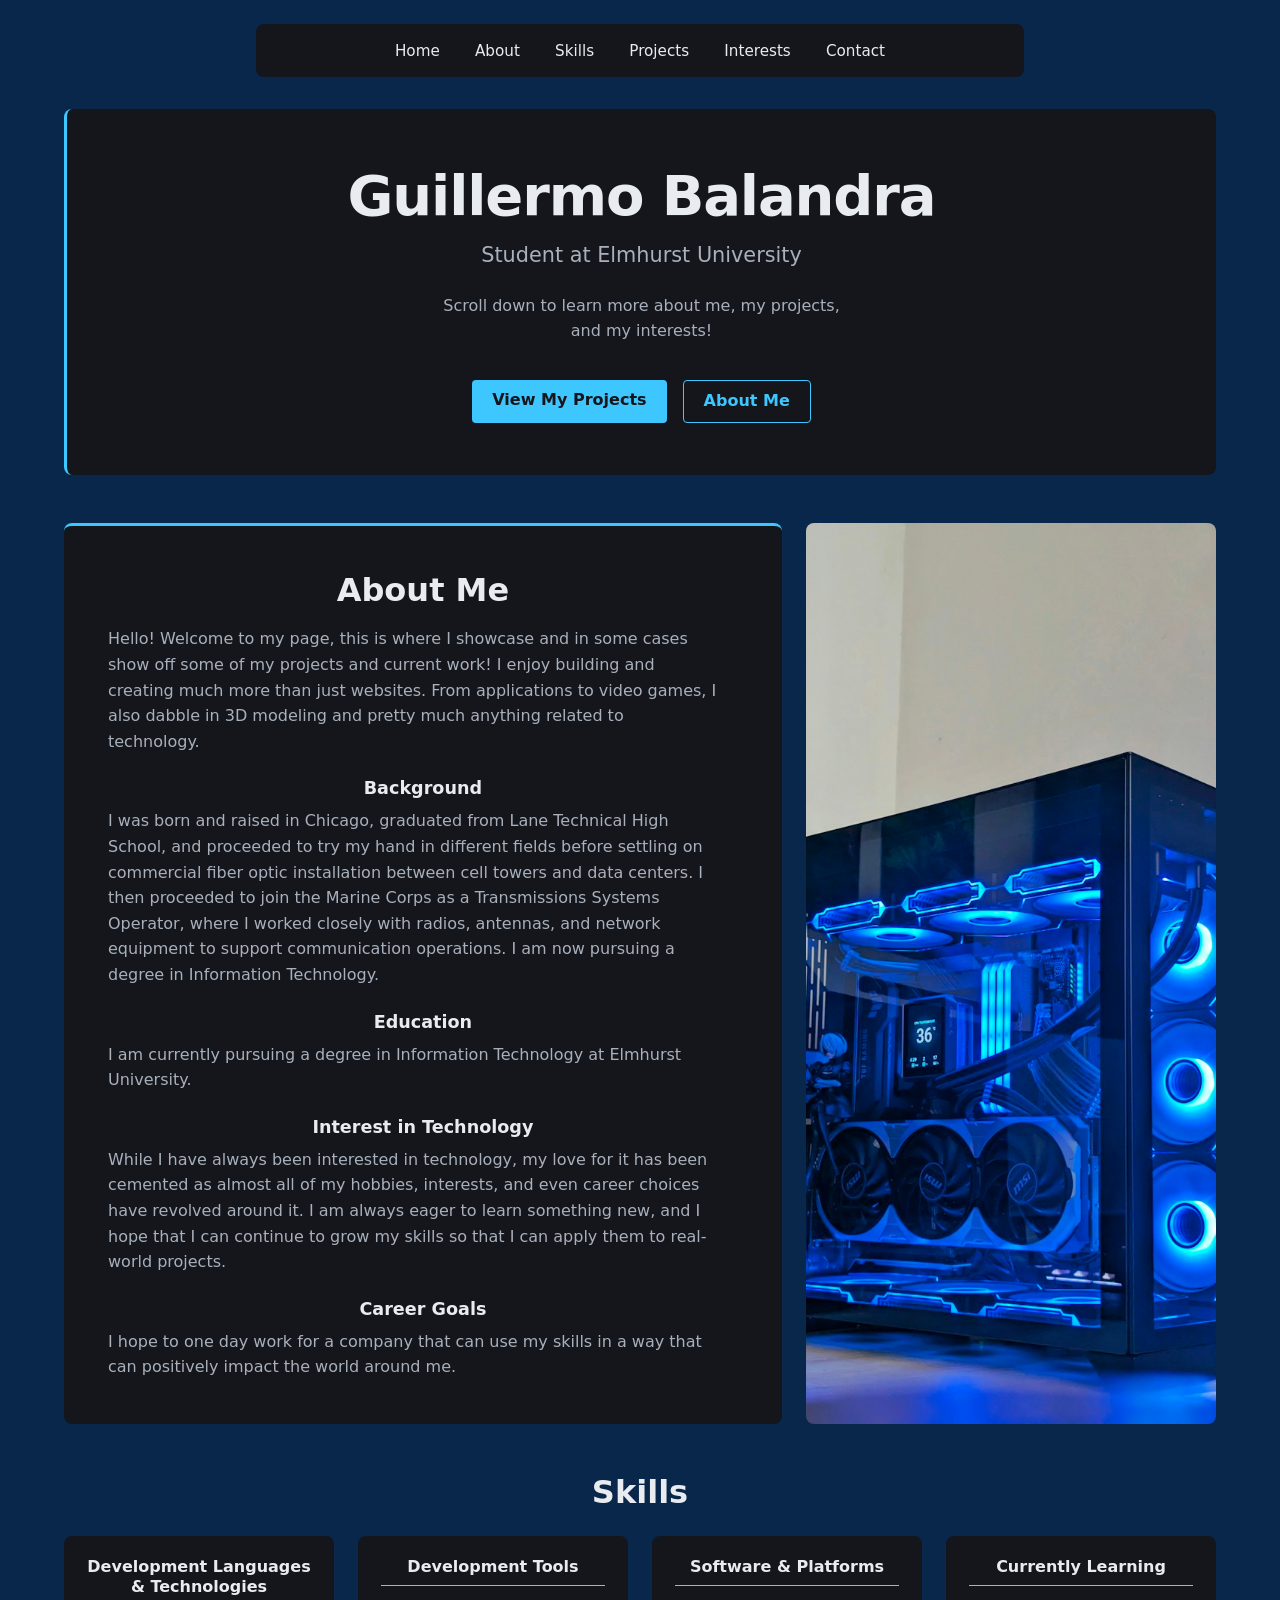
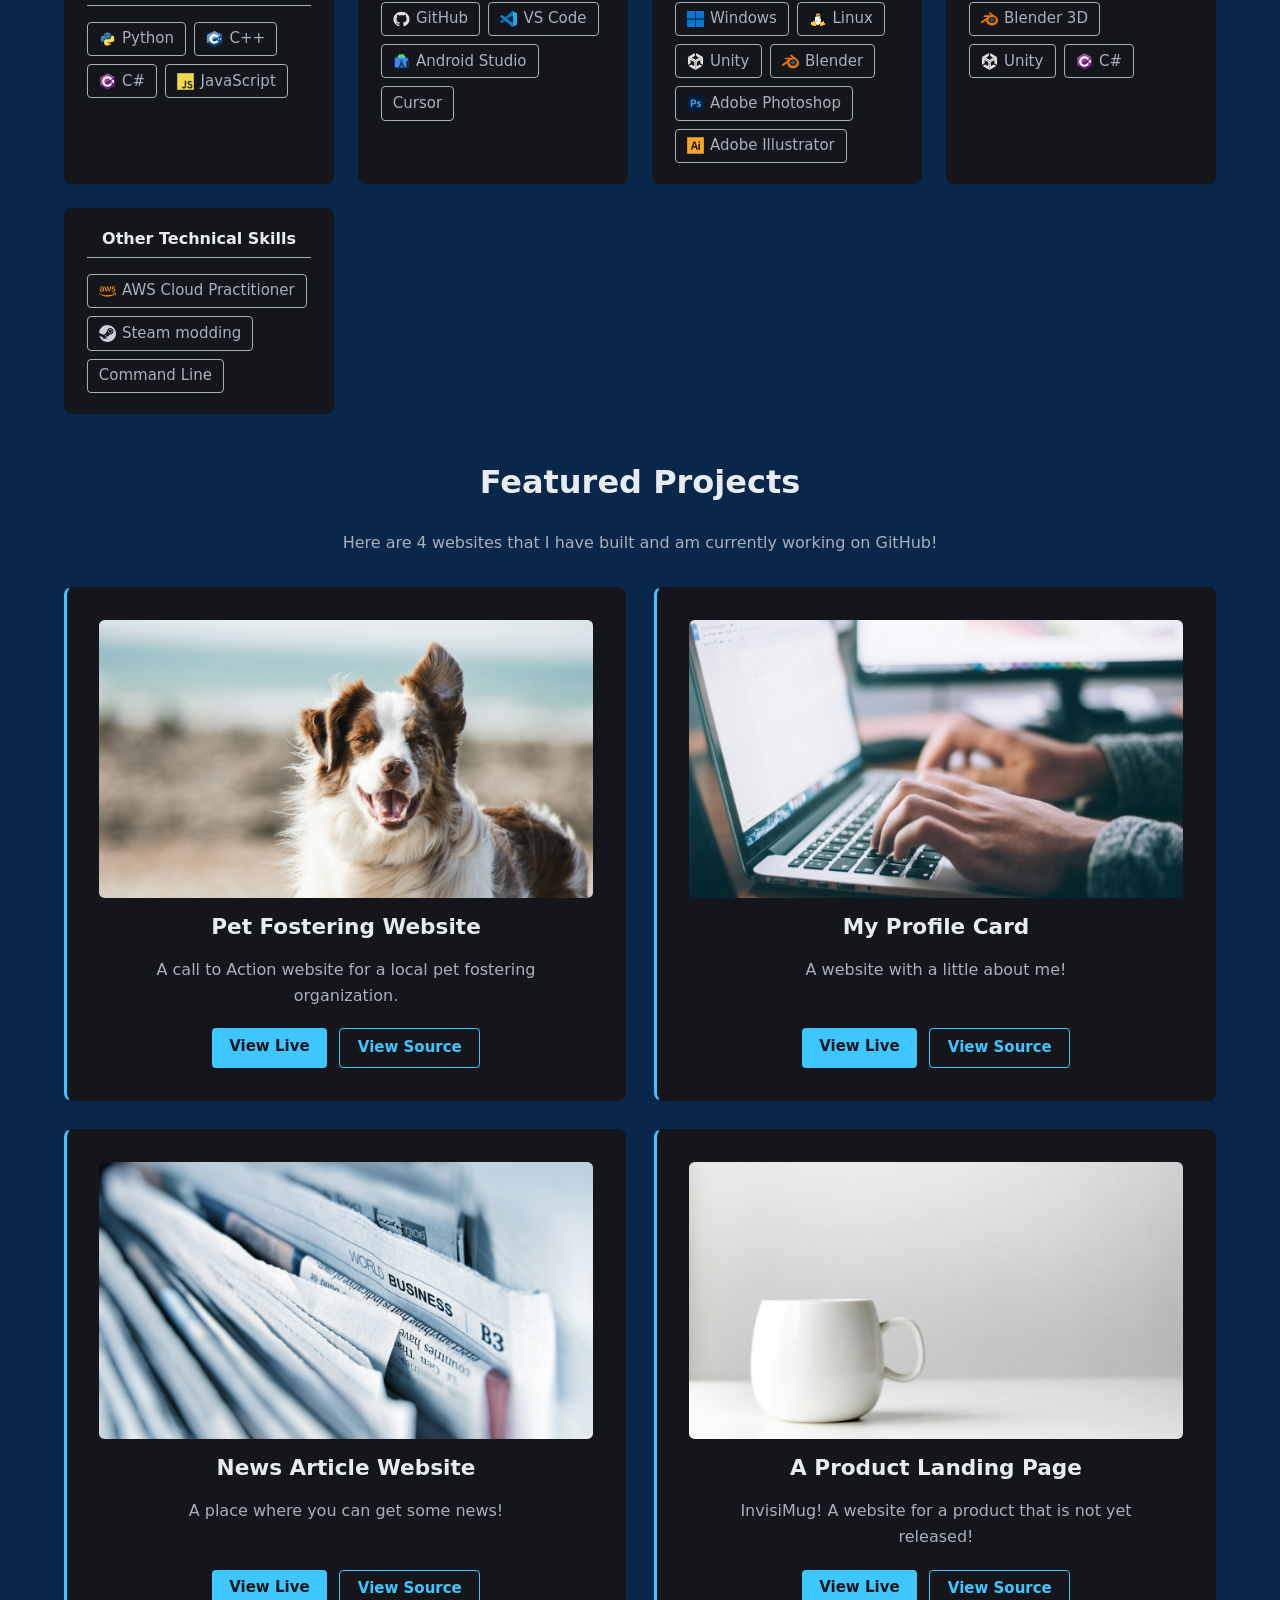
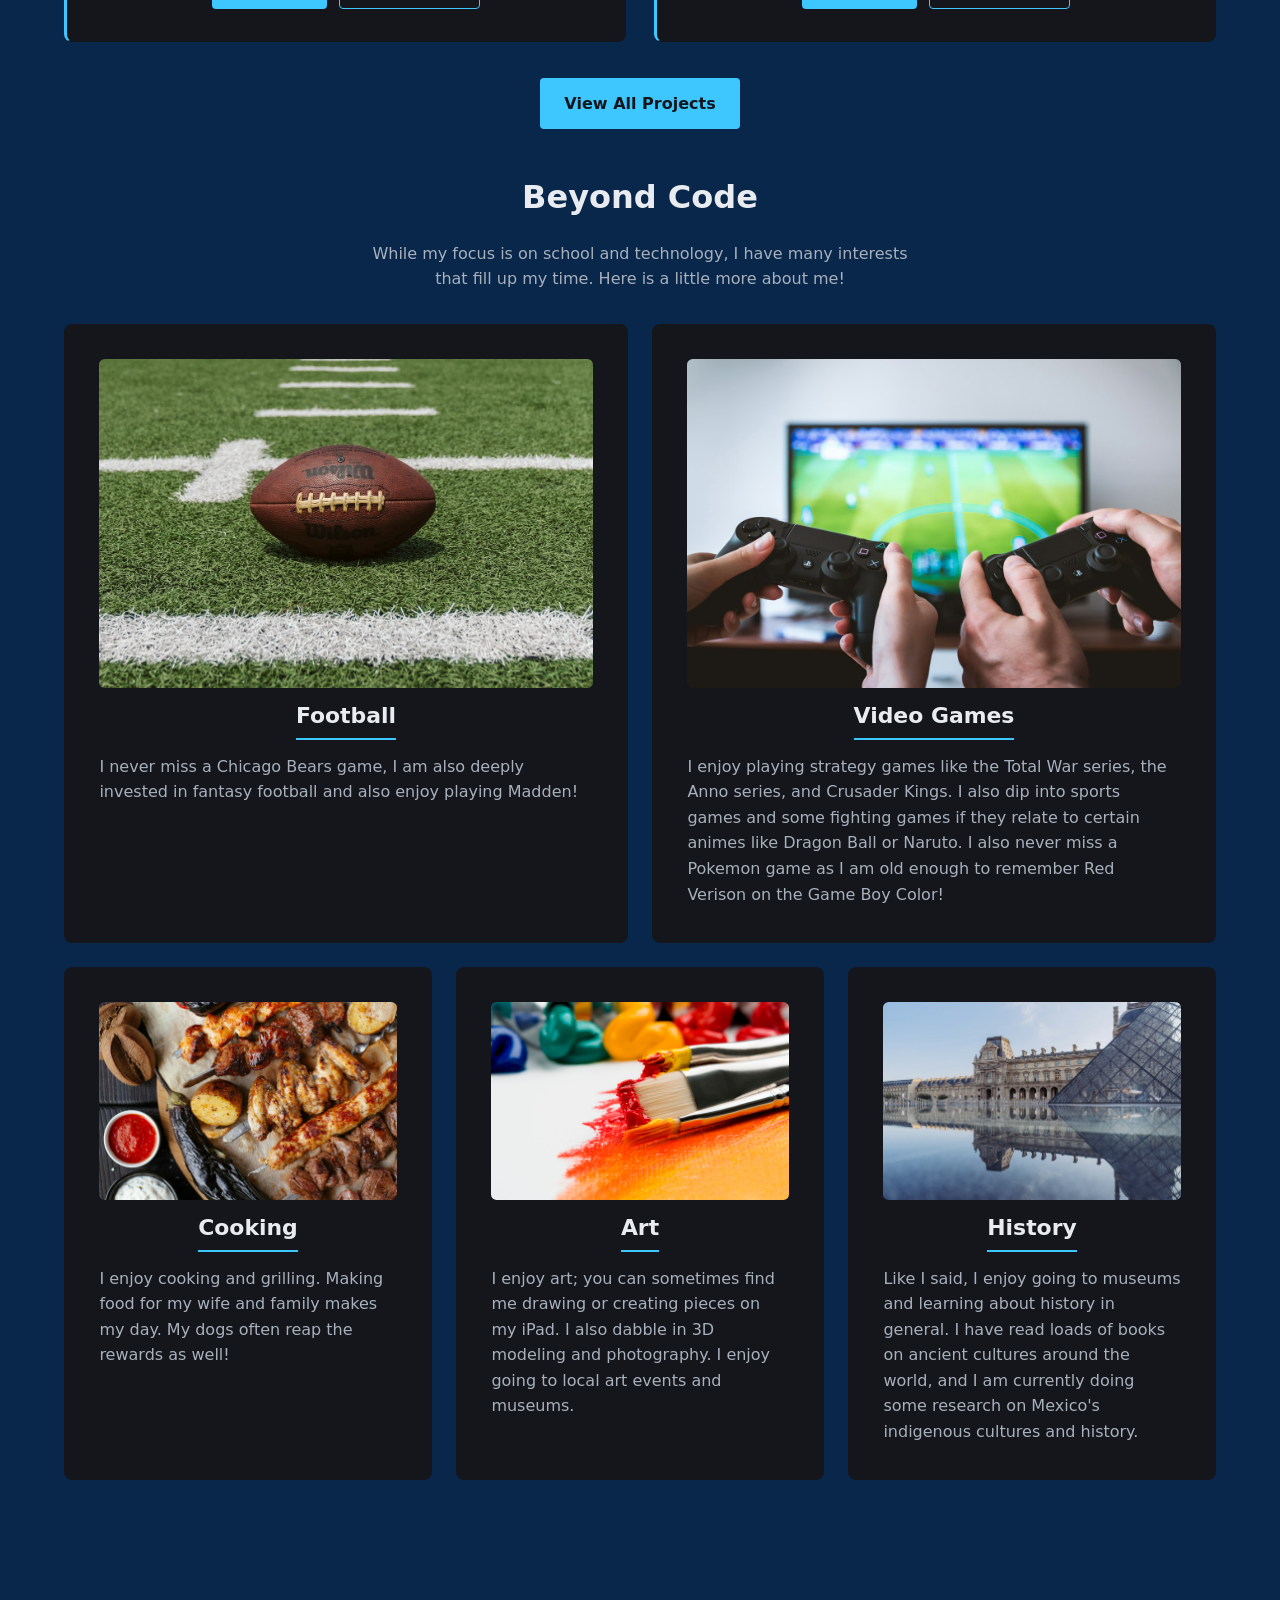
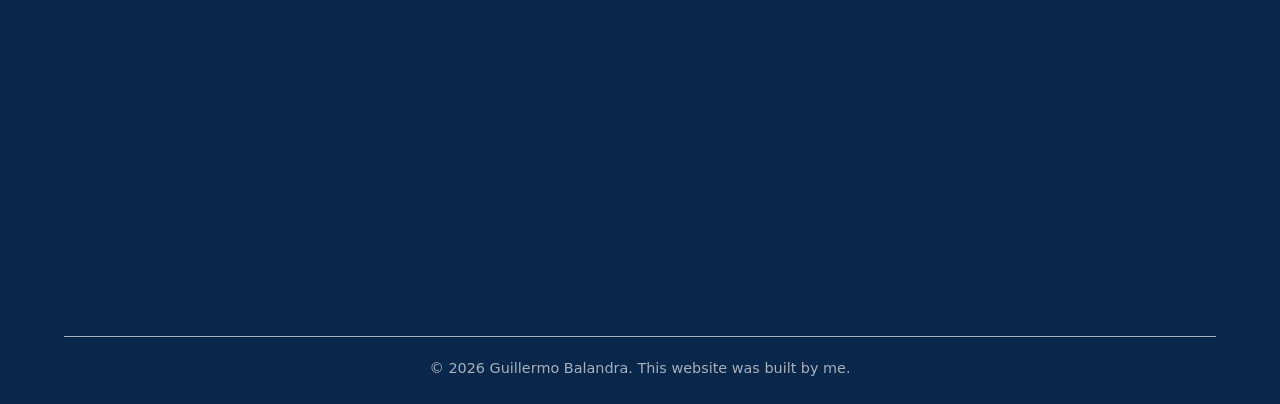
<file: index.html>
<!DOCTYPE html>
<html lang="en">
<head>
  <meta charset="UTF-8">
  <meta name="viewport" content="width=device-width, initial-scale=1.0">
  <title>Guillermo Balandra — Portfolio</title>
  <meta name="description" content="Portfolio of Guillermo Balandra, Information Technology student at Elmhurst University. View web projects, technical skills, and personal interests.">
  <link rel="stylesheet" href="style.css">
  <script src="script.js" defer></script>
</head>
<body>
  <!-- Site header: logo/name and primary navigation -->
  <header>
    <nav>
      <ul>
        <li><a href="#home">Home</a></li>
        <li><a href="#about">About</a></li>
        <li><a href="#skills">Skills</a></li>
        <li><a href="projects.html">Projects</a></li>
        <li><a href="#interests">Interests</a></li>
        <li><a href="#contact">Contact</a></li>
      </ul>
    </nav>
  </header>

  <!-- Main content -->
  <main>
    <!-- Home / intro section -->
    <section id="home">
      <h1>Guillermo Balandra</h1>
      <p>Student at Elmhurst University</p>
      <p>Scroll down to learn more about me, my projects, and my interests!</p>
      <p>
        <a href="projects.html">View My Projects</a>
        <a href="#about">About Me</a>
      </p>
    </section>

    <!-- About section -->
    <section id="about">
      <div class="about-panel reveal-item" style="--reveal-delay: 0ms;">
        <h2>About Me</h2>
        <p>Hello! Welcome to my page, this is where I showcase and in some cases show off some of my projects and current work! I enjoy building and creating much more than just websites. From applications to video games, I also dabble in 3D modeling and pretty much anything related to technology.</p>

        <h3>Background</h3>
        <p>I was born and raised in Chicago, graduated from Lane Technical High School, and proceeded to try my hand in different fields before settling on commercial fiber optic installation between cell towers and data centers. I then proceeded to join the Marine Corps as a Transmissions Systems Operator, where I worked closely with radios, antennas, and network equipment to support communication operations. I am now pursuing a degree in Information Technology.</p>

        <h3>Education</h3>
        <p>I am currently pursuing a degree in Information Technology at Elmhurst University.</p>

        <h3>Interest in Technology</h3>
        <p>While I have always been interested in technology, my love for it has been cemented as almost all of my hobbies, interests, and even career choices have revolved around it. I am always eager to learn something new, and I hope that I can continue to grow my skills so that I can apply them to real-world projects.</p>

        <h3>Career Goals</h3>
        <p>I hope to one day work for a company that can use my skills in a way that can positively impact the world around me.</p>
      </div>
      <!-- Temporary stock media stored locally; may be replaced later -->
      <div class="about-media reveal-item" style="--reveal-delay: 100ms;">
        <img
          src="images/about/vertical-pc-tower.jpg"
          alt="Illuminated custom PC tower standing on a desk"
          width="900"
          height="1195"
        >
      </div>
    </section>

    <!-- Skills section -->
    <section id="skills">
      <h2>Skills</h2>

      <div class="skill-group reveal-item" style="--reveal-delay: 0ms;">
        <h3>Development Languages &amp; Technologies</h3>
        <ul>
          <li><img class="skill-icon" src="icons/python.svg" alt="" width="18" height="18" aria-hidden="true"> Python</li>
          <li><img class="skill-icon" src="icons/cplusplus.svg" alt="" width="18" height="18" aria-hidden="true"> C++</li>
          <li><img class="skill-icon" src="icons/csharp.svg" alt="" width="18" height="18" aria-hidden="true"> C#</li>
          <li><img class="skill-icon" src="icons/javascript.svg" alt="" width="18" height="18" aria-hidden="true"> JavaScript</li>
        </ul>
      </div>

      <div class="skill-group reveal-item" style="--reveal-delay: 100ms;">
        <h3>Development Tools</h3>
        <ul>
          <li><img class="skill-icon" src="icons/github.svg" alt="" width="18" height="18" aria-hidden="true"> GitHub</li>
          <li><img class="skill-icon" src="icons/vscode.svg" alt="" width="18" height="18" aria-hidden="true"> VS Code</li>
          <li><img class="skill-icon" src="icons/androidstudio.svg" alt="" width="18" height="18" aria-hidden="true"> Android Studio</li>
          <li>Cursor</li>
        </ul>
      </div>

      <div class="skill-group reveal-item" style="--reveal-delay: 200ms;">
        <h3>Software &amp; Platforms</h3>
        <ul>
          <li><img class="skill-icon" src="icons/windows.svg" alt="" width="18" height="18" aria-hidden="true"> Windows</li>
          <li><img class="skill-icon" src="icons/linux.svg" alt="" width="18" height="18" aria-hidden="true"> Linux</li>
          <li><img class="skill-icon" src="icons/unity.svg" alt="" width="18" height="18" aria-hidden="true"> Unity</li>
          <li><img class="skill-icon" src="icons/blender.svg" alt="" width="18" height="18" aria-hidden="true"> Blender</li>
          <li><img class="skill-icon" src="icons/photoshop.svg" alt="" width="18" height="18" aria-hidden="true"> Adobe Photoshop</li>
          <li><img class="skill-icon" src="icons/illustrator.svg" alt="" width="18" height="18" aria-hidden="true"> Adobe Illustrator</li>
        </ul>
      </div>

      <div class="skill-group skill-group--learning reveal-item" style="--reveal-delay: 300ms;">
        <h3>Currently Learning</h3>
        <ul>
          <li><img class="skill-icon" src="icons/blender.svg" alt="" width="18" height="18" aria-hidden="true"> Blender 3D</li>
          <li><img class="skill-icon" src="icons/unity.svg" alt="" width="18" height="18" aria-hidden="true"> Unity</li>
          <li><img class="skill-icon" src="icons/csharp.svg" alt="" width="18" height="18" aria-hidden="true"> C#</li>
        </ul>
      </div>

      <div class="skill-group reveal-item" style="--reveal-delay: 400ms;">
        <h3>Other Technical Skills</h3>
        <ul>
          <li><img class="skill-icon" src="icons/aws.svg" alt="" width="18" height="18" aria-hidden="true"> AWS Cloud Practitioner</li>
          <li><img class="skill-icon" src="icons/steam.svg" alt="" width="18" height="18" aria-hidden="true"> Steam modding</li>
          <li>Command Line</li>
        </ul>
      </div>
    </section>

    <!-- Featured projects section -->
    <section id="featured-projects">
      <h2>Featured Projects</h2>
      <p>Here are 4 websites that I have built and am currently working on GitHub!</p>

      <article class="reveal-item" style="--reveal-delay: 0ms;">
        <!-- Temporary stock image; replace later with a real project screenshot -->
        <img
          class="project-preview"
          src="images/projects/pet-fostering.jpg"
          alt="Friendly dog resting outdoors"
          width="800"
          height="450"
          loading="lazy"
        >
        <h3>Pet Fostering Website</h3>
        <p>A call to Action website for a local pet fostering organization.</p>
        <p>
          <a href="https://balandrag.github.io/01-pet-fostering-cta/" target="_blank" rel="noopener noreferrer">View Live</a>
          <a href="https://github.com/BalandraG/01-pet-fostering-cta" target="_blank" rel="noopener noreferrer">View Source</a>
        </p>
      </article>

      <article class="reveal-item" style="--reveal-delay: 100ms;">
        <!-- Temporary stock image; replace later with a real project screenshot -->
        <img
          class="project-preview"
          src="images/projects/profile-card.jpg"
          alt="Person typing on a laptop at a desk"
          width="800"
          height="450"
          loading="lazy"
        >
        <h3>My Profile Card</h3>
        <p>A website with a little about me!</p>
        <p>
          <a href="https://balandrag.github.io/01-profile-card-html/" target="_blank" rel="noopener noreferrer">View Live</a>
          <a href="https://github.com/BalandraG/01-profile-card-html" target="_blank" rel="noopener noreferrer">View Source</a>
        </p>
      </article>

      <article class="reveal-item" style="--reveal-delay: 200ms;">
        <!-- Temporary stock image; replace later with a real project screenshot -->
        <img
          class="project-preview"
          src="images/projects/news-articles.jpg"
          alt="Stack of newspapers on a surface"
          width="800"
          height="450"
          loading="lazy"
        >
        <h3>News Article Website</h3>
        <p>A place where you can get some news!</p>
        <p>
          <a href="https://balandrag.github.io/02-applying-styles-articles/" target="_blank" rel="noopener noreferrer">View Live</a>
          <a href="https://github.com/BalandraG/02-applying-styles-articles" target="_blank" rel="noopener noreferrer">View Source</a>
        </p>
      </article>

      <article class="reveal-item" style="--reveal-delay: 300ms;">
        <!-- Temporary stock image; replace later with a real project screenshot -->
        <img
          class="project-preview"
          src="images/projects/product-landing-mug.jpg"
          alt="Ceramic mug on a wooden table"
          width="800"
          height="450"
          loading="lazy"
        >
        <h3>A Product Landing Page</h3>
        <p>InvisiMug! A website for a product that is not yet released!</p>
        <p>
          <a href="https://balandrag.github.io/02-product-landing-page/" target="_blank" rel="noopener noreferrer">View Live</a>
          <a href="https://github.com/BalandraG/02-product-landing-page" target="_blank" rel="noopener noreferrer">View Source</a>
        </p>
      </article>

      <p><a href="projects.html">View All Projects</a></p>
    </section>

    <!-- Interests section -->
    <section id="interests">
      <h2>Beyond Code</h2>
      <p>While my focus is on school and technology, I have many interests that fill up my time. Here is a little more about me!</p>

      <article class="reveal-item" style="--reveal-delay: 0ms;">
        <!-- Temporary stock media; may be replaced later -->
        <img
          class="interest-preview"
          src="images/interests/american-football-stadium.jpg"
          alt="American football on a field under stadium lights"
          width="800"
          height="500"
          loading="lazy"
        >
        <h3>Football</h3>
        <p>I never miss a Chicago Bears game, I am also deeply invested in fantasy football and also enjoy playing Madden!</p>
      </article>

      <article class="reveal-item" style="--reveal-delay: 100ms;">
        <!-- Temporary stock media; may be replaced later -->
        <img
          class="interest-preview"
          src="images/interests/video-games-controller.jpg"
          alt="Game controller resting on a surface"
          width="800"
          height="500"
          loading="lazy"
        >
        <h3>Video Games</h3>
        <p>I enjoy playing strategy games like the Total War series, the Anno series, and Crusader Kings. I also dip into sports games and some fighting games if they relate to certain animes like Dragon Ball or Naruto. I also never miss a Pokemon game as I am old enough to remember Red Verison on the Game Boy Color!</p>
      </article>

      <article class="reveal-item" style="--reveal-delay: 200ms;">
        <!-- Temporary stock media; may be replaced later -->
        <img
          class="interest-preview"
          src="images/interests/cooking-grill.jpg"
          alt="Grilled food cooking over an open flame"
          width="800"
          height="500"
          loading="lazy"
        >
        <h3>Cooking</h3>
        <p>I enjoy cooking and grilling. Making food for my wife and family makes my day. My dogs often reap the rewards as well!</p>
      </article>

      <article class="reveal-item" style="--reveal-delay: 300ms;">
        <!-- Temporary stock media; may be replaced later -->
        <img
          class="interest-preview"
          src="images/interests/art-paintbrushes.jpg"
          alt="Paintbrushes and colorful paint on a palette"
          width="800"
          height="500"
          loading="lazy"
        >
        <h3>Art</h3>
        <p>I enjoy art; you can sometimes find me drawing or creating pieces on my iPad. I also dabble in 3D modeling and photography. I enjoy going to local art events and museums.</p>
      </article>

      <article class="reveal-item" style="--reveal-delay: 400ms;">
        <!-- Temporary stock media; may be replaced later -->
        <img
          class="interest-preview"
          src="images/interests/history-ancient-ruins.jpg"
          alt="Ancient stone ruins under a clear sky"
          width="800"
          height="500"
          loading="lazy"
        >
        <h3>History</h3>
        <p>Like I said, I enjoy going to museums and learning about history in general. I have read loads of books on ancient cultures around the world, and I am currently doing some research on Mexico's indigenous cultures and history.</p>
      </article>

    </section>

    <!-- Contact section -->
    <section id="contact" class="reveal-item" style="--reveal-delay: 0ms;">
      <h2>Contact</h2>
      <p>Here you can find some of my contact information. Feel free to reach out!</p>
      <ul>
        <li>
          <span class="contact-icon" aria-hidden="true">
            <img src="icons/envelope.svg" alt="" width="18" height="18">
          </span>
          <a href="mailto:balandraguillermo@gmail.com">balandraguillermo@gmail.com</a>
        </li>
        <li>
          <span class="contact-icon" aria-hidden="true">
            <img src="icons/github.svg" alt="" width="18" height="18">
          </span>
          <a href="https://github.com/BalandraG" target="_blank" rel="noopener noreferrer">github.com/BalandraG</a>
        </li>
        <li>
          <span class="contact-icon" aria-hidden="true">
            <img src="icons/linkedin.svg" alt="" width="18" height="18">
          </span>
          <a href="https://www.linkedin.com/in/guillermo-jr-91a75b219/" target="_blank" rel="noopener noreferrer">linkedin.com/in/guillermo-jr-91a75b219</a>
        </li>
      </ul>
    </section>
  </main>

  <!-- Site footer -->
  <footer>
    <p>&copy; 2026 Guillermo Balandra. This website was built by me.</p>
  </footer>
</body>
</html>
</file>
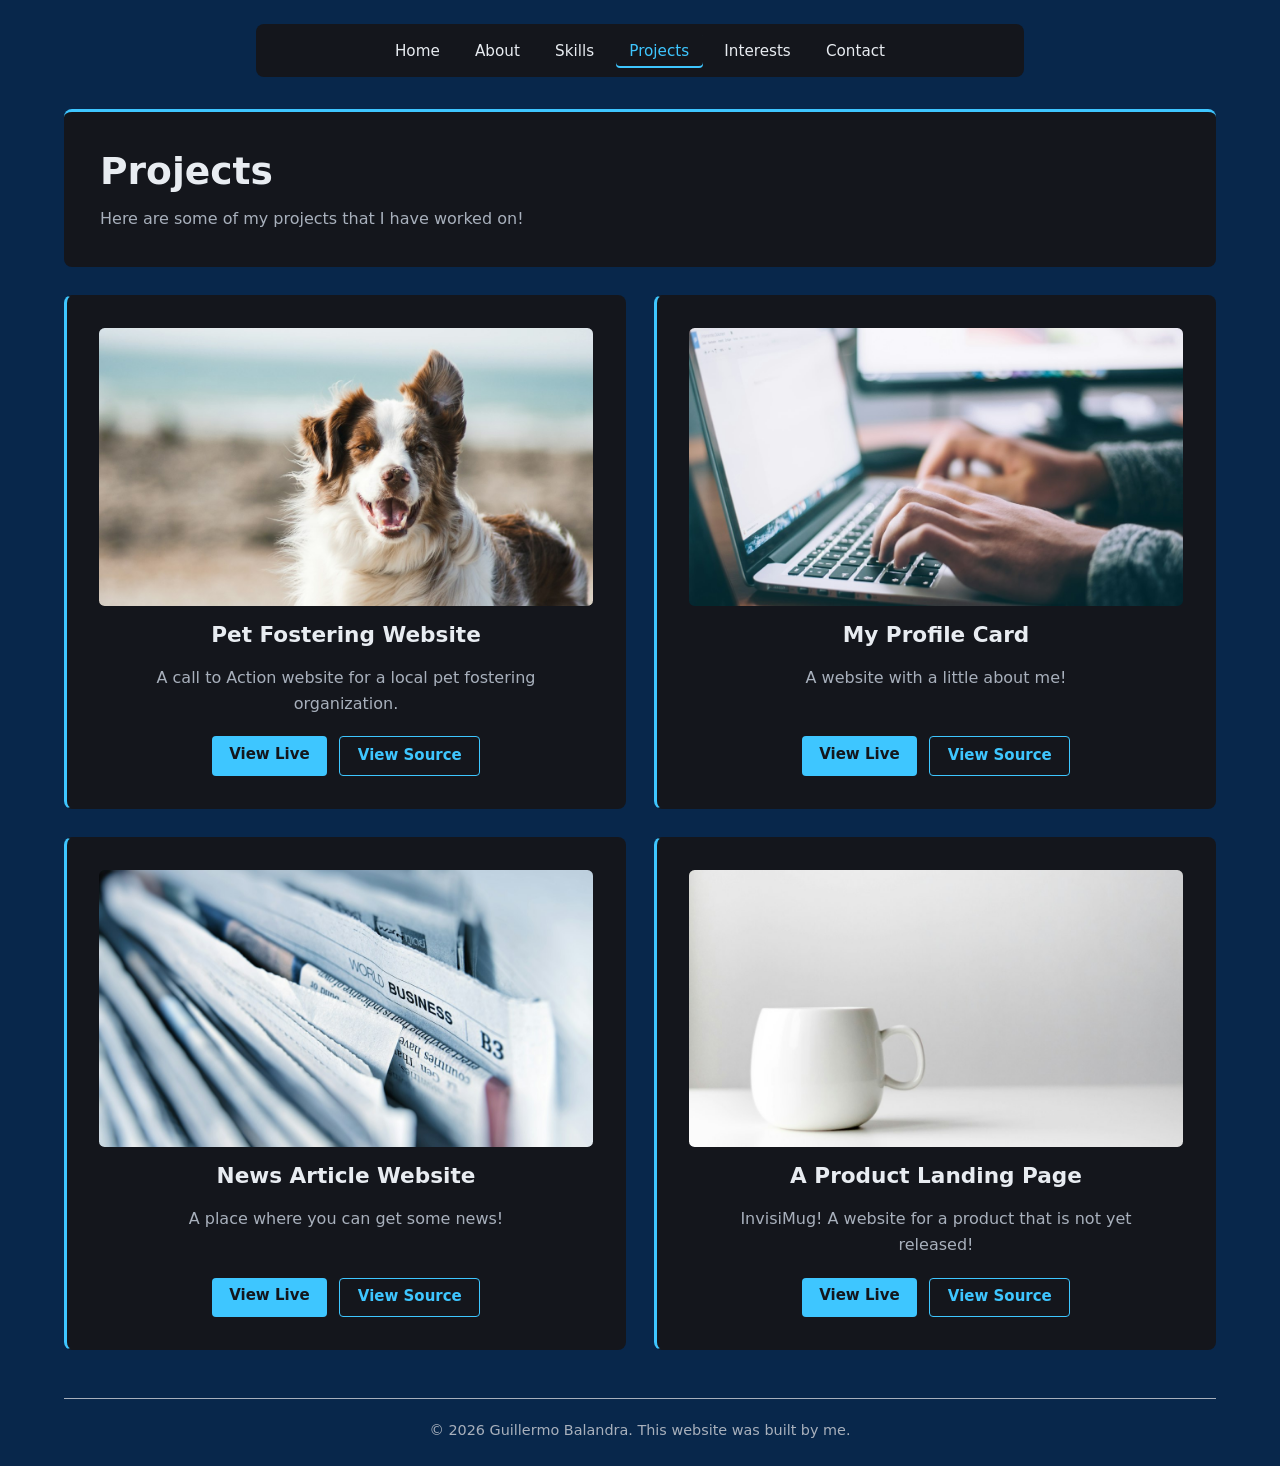
<file: projects.html>
<!DOCTYPE html>
<html lang="en">
<head>
  <meta charset="UTF-8">
  <meta name="viewport" content="width=device-width, initial-scale=1.0">
  <title>Projects — Guillermo Balandra</title>
  <meta name="description" content="A collection of web-development projects by Guillermo Balandra.">
  <link rel="stylesheet" href="style.css">
</head>
<body>
  <!-- Site header: logo/name and primary navigation -->
  <header>
    <nav>
      <ul>
        <li><a href="index.html">Home</a></li>
        <li><a href="index.html#about">About</a></li>
        <li><a href="index.html#skills">Skills</a></li>
        <li><a href="projects.html" aria-current="page">Projects</a></li>
        <li><a href="index.html#interests">Interests</a></li>
        <li><a href="index.html#contact">Contact</a></li>
      </ul>
    </nav>
  </header>

  <!-- Main content -->
  <main>
    <!-- Projects section -->
    <section id="projects">
      <div class="projects-intro">
        <h1>Projects</h1>
        <p>Here are some of my projects that I have worked on!</p>
      </div>

      <article>
        <!-- Temporary stock image; replace later with a real project screenshot -->
        <img
          class="project-preview"
          src="images/projects/pet-fostering.jpg"
          alt="Friendly dog resting outdoors"
          width="800"
          height="450"
        >
        <h2>Pet Fostering Website</h2>
        <p>A call to Action website for a local pet fostering organization.</p>
        <p>
          <a href="https://balandrag.github.io/01-pet-fostering-cta/" target="_blank" rel="noopener noreferrer">View Live</a>
          <a href="https://github.com/BalandraG/01-pet-fostering-cta" target="_blank" rel="noopener noreferrer">View Source</a>
        </p>
      </article>

      <article>
        <!-- Temporary stock image; replace later with a real project screenshot -->
        <img
          class="project-preview"
          src="images/projects/profile-card.jpg"
          alt="Person typing on a laptop at a desk"
          width="800"
          height="450"
        >
        <h2>My Profile Card</h2>
        <p>A website with a little about me!</p>
        <p>
          <a href="https://balandrag.github.io/01-profile-card-html/" target="_blank" rel="noopener noreferrer">View Live</a>
          <a href="https://github.com/BalandraG/01-profile-card-html" target="_blank" rel="noopener noreferrer">View Source</a>
        </p>
      </article>

      <article>
        <!-- Temporary stock image; replace later with a real project screenshot -->
        <img
          class="project-preview"
          src="images/projects/news-articles.jpg"
          alt="Stack of newspapers on a surface"
          width="800"
          height="450"
        >
        <h2>News Article Website</h2>
        <p>A place where you can get some news!</p>
        <p>
          <a href="https://balandrag.github.io/02-applying-styles-articles/" target="_blank" rel="noopener noreferrer">View Live</a>
          <a href="https://github.com/BalandraG/02-applying-styles-articles" target="_blank" rel="noopener noreferrer">View Source</a>
        </p>
      </article>

      <article>
        <!-- Temporary stock image; replace later with a real project screenshot -->
        <img
          class="project-preview"
          src="images/projects/product-landing-mug.jpg"
          alt="Ceramic mug on a wooden table"
          width="800"
          height="450"
        >
        <h2>A Product Landing Page</h2>
        <p>InvisiMug! A website for a product that is not yet released!</p>
        <p>
          <a href="https://balandrag.github.io/02-product-landing-page/" target="_blank" rel="noopener noreferrer">View Live</a>
          <a href="https://github.com/BalandraG/02-product-landing-page" target="_blank" rel="noopener noreferrer">View Source</a>
        </p>
      </article>
    </section>
  </main>

  <!-- Site footer -->
  <footer>
    <p>&copy; 2026 Guillermo Balandra. This website was built by me.</p>
  </footer>
</body>
</html>
</file>
<file: style.css>
/* Color system */
:root {
  --color-background: #08274b;
  --color-surface: #14161c;
  --color-text: #e8ecf1;
  --color-text-muted: #a8b0bc;
  --color-accent: #3ec6ff;
}

/* Reset / Base */
*,
*::before,
*::after {
  box-sizing: border-box;
}

body {
  margin: 0;
  color: var(--color-text);
  background-color: var(--color-background);
}

img {
  max-width: 100%;
  height: auto;
  display: block;
}

a {
  color: var(--color-accent);
  overflow-wrap: anywhere;
}

a:hover {
  text-decoration: none;
}

/* Typography */
body {
  font-family: system-ui, -apple-system, BlinkMacSystemFont, "Segoe UI", Roboto, sans-serif;
  font-size: 1rem;
  line-height: 1.6;
}

h1,
h2,
h3 {
  line-height: 1.25;
  margin-top: 0;
  margin-bottom: 0.75rem;
  overflow-wrap: break-word;
}

p {
  margin-top: 0;
  margin-bottom: 1rem;
  max-width: 65ch;
  overflow-wrap: break-word;
}

ul {
  margin-top: 0;
  margin-bottom: 1rem;
  padding-left: 1.5rem;
}

/* Layout — mobile-first defaults */
body {
  padding: 0.75rem;
}

header,
main,
footer {
  width: 100%;
  max-width: 72rem;
  margin-left: auto;
  margin-right: auto;
}

main section {
  margin-bottom: 2.5rem;
}

/* Offset sticky nav when jumping to in-page section anchors */
main section[id] {
  scroll-margin-top: 6.5rem;
}

article {
  margin-bottom: 0;
  min-width: 0;
}

/* Navigation */
header {
  position: sticky;
  top: 0.75rem;
  z-index: 100;
  width: 100%;
  max-width: 48rem;
  margin-left: auto;
  margin-right: auto;
  margin-bottom: 1.5rem;
  background-color: var(--color-surface);
  border-radius: 0.5rem;
  padding: 0.55rem 0.75rem;
}

nav ul {
  display: flex;
  flex-wrap: wrap;
  justify-content: center;
  gap: 0.25rem 0.15rem;
  list-style: none;
  margin: 0;
  padding: 0;
}

nav a {
  display: inline-block;
  padding: 0.5rem 0.7rem;
  color: var(--color-text);
  text-decoration: none;
  border-radius: 0.25rem;
  font-weight: 500;
  font-size: 0.95rem;
  line-height: 1.2;
}

nav a:hover {
  color: var(--color-accent);
  text-decoration: none;
}

nav a:focus-visible {
  outline: 2px solid var(--color-accent);
  outline-offset: 2px;
}

nav a[aria-current="page"] {
  color: var(--color-accent);
  box-shadow: inset 0 -2px 0 var(--color-accent);
}

/* Hero */
#home {
  background-color: var(--color-surface);
  border-radius: 0.5rem;
  border-left: 3px solid var(--color-accent);
  padding: clamp(1.5rem, 5vw, 3.25rem);
  max-width: 100%;
  text-align: center;
}

#home h1 {
  font-size: clamp(2rem, 1.25rem + 3.5vw, 3.5rem);
  font-weight: 700;
  letter-spacing: -0.02em;
  margin-bottom: 0.5rem;
  color: var(--color-text);
}

/* Title / tagline */
#home > p:first-of-type {
  color: var(--color-text-muted);
  font-size: clamp(1.05rem, 0.95rem + 0.5vw, 1.3rem);
  font-weight: 500;
  margin-bottom: 1.25rem;
  max-width: none;
}

/* Introductory statement */
#home > p:nth-of-type(2) {
  color: var(--color-text-muted);
  max-width: 42ch;
  margin-bottom: clamp(1.5rem, 4vw, 2.25rem);
  margin-left: auto;
  margin-right: auto;
}

/* Call-to-action row */
#home > p:nth-of-type(3) {
  display: flex;
  flex-wrap: wrap;
  justify-content: center;
  gap: 0.75rem 1rem;
  margin-bottom: 0;
  margin-left: auto;
  margin-right: auto;
  max-width: none;
}

#home > p:nth-of-type(3) a {
  display: inline-block;
  padding: 0.65rem 1.25rem;
  border-radius: 0.25rem;
  font-weight: 600;
  text-decoration: none;
  line-height: 1.3;
}

/* Primary CTA */
#home > p:nth-of-type(3) a:first-of-type {
  background-color: var(--color-accent);
  color: var(--color-surface);
}

/* Secondary CTA */
#home > p:nth-of-type(3) a:last-of-type {
  background-color: transparent;
  color: var(--color-accent);
  border: 1px solid var(--color-accent);
}

#home > p:nth-of-type(3) a:hover {
  opacity: 0.85;
}

#home > p:nth-of-type(3) a:focus-visible {
  outline: 2px solid var(--color-accent);
  outline-offset: 3px;
}

/* About */
#about {
  display: grid;
  grid-template-columns: 1fr;
  gap: 1.5rem;
  text-align: left;
}

.about-panel {
  background-color: var(--color-surface);
  border-radius: 0.5rem;
  border-top: 3px solid var(--color-accent);
  padding: clamp(1.5rem, 4vw, 2.75rem);
  min-width: 0;
}

.about-panel h2 {
  color: var(--color-text);
  font-size: clamp(1.5rem, 1.25rem + 1vw, 2rem);
  margin-bottom: 1rem;
  text-align: center;
}

.about-panel h3 {
  color: var(--color-text);
  font-size: 1.1rem;
  margin-top: 1.5rem;
  margin-bottom: 0.5rem;
  text-align: center;
}

.about-panel p {
  color: var(--color-text-muted);
  max-width: 60ch;
  margin-bottom: 0;
  text-align: left;
}

.about-panel h3 + p {
  margin-bottom: 0;
}

.about-panel > p:first-of-type {
  margin-bottom: 0.25rem;
}

.about-media {
  min-width: 0;
}

.about-media img {
  width: 100%;
  aspect-ratio: 4 / 3;
  object-fit: cover;
  border-radius: 0.5rem;
}

/* Sections */
/* Spacing between major sections is handled in Layout above. */

/* Skills */
#skills {
  display: grid;
  gap: 1.25rem;
}

#skills > h2 {
  grid-column: 1 / -1;
  margin-bottom: 0;
  color: var(--color-text);
  font-size: clamp(1.5rem, 1.25rem + 1vw, 2rem);
  text-align: center;
}

.skill-group {
  min-width: 0;
  background-color: var(--color-surface);
  border-radius: 0.5rem;
  border: 1px solid transparent;
  padding: 1.25rem 1.35rem;
}

.skill-group:hover {
  border-color: var(--color-accent);
}

.skill-group h3 {
  color: var(--color-text);
  font-size: 1rem;
  margin-bottom: 1rem;
  padding-bottom: 0.5rem;
  border-bottom: 1px solid var(--color-text-muted);
  text-align: center;
}

.skill-group ul {
  list-style: none;
  margin: 0;
  padding: 0;
  display: flex;
  flex-wrap: wrap;
  gap: 0.5rem;
}

.skill-group li {
  display: inline-flex;
  align-items: center;
  gap: 0.4rem;
  color: var(--color-text-muted);
  font-size: 0.9375rem;
  line-height: 1.3;
  padding: 0.4rem 0.7rem;
  border: 1px solid var(--color-text-muted);
  border-radius: 0.25rem;
}

.skill-icon {
  display: block;
  width: 1.05rem;
  height: 1.05rem;
  flex-shrink: 0;
  object-fit: contain;
}

/* Dark monochrome logos need lightening on near-black panels */
.skill-icon[src*="github"],
.skill-icon[src*="unity"] {
  filter: brightness(0) invert(0.88);
}

/* Projects & Interests — single column by default */
#featured-projects,
#projects,
#interests {
  display: grid;
  gap: 1.25rem;
}

#featured-projects > h2,
#featured-projects > p,
#projects > .projects-intro,
#interests > h2,
#interests > p {
  grid-column: 1 / -1;
}

/* Projects page introduction */
.projects-intro {
  background-color: var(--color-surface);
  border-radius: 0.5rem;
  border-top: 3px solid var(--color-accent);
  padding: clamp(1.35rem, 3.5vw, 2.25rem);
  text-align: left;
}

.projects-intro h1 {
  color: var(--color-text);
  font-size: clamp(1.75rem, 1.4rem + 1.2vw, 2.35rem);
  margin-bottom: 0.65rem;
}

.projects-intro p {
  color: var(--color-text-muted);
  max-width: 55ch;
  margin-bottom: 0;
}

/* Project cards — shared by Featured Projects and Projects page */
#featured-projects article,
#projects article {
  display: flex;
  flex-direction: column;
  gap: 1rem;
  min-width: 0;
  background-color: var(--color-surface);
  border-radius: 0.5rem;
  border: 1px solid transparent;
  border-left: 3px solid var(--color-accent);
  padding: clamp(1.35rem, 3vw, 2rem);
  text-align: center;
}

.project-preview {
  display: block;
  width: 100%;
  aspect-ratio: 16 / 9;
  object-fit: cover;
  border-radius: 0.35rem;
}

#featured-projects article:hover,
#projects article:hover {
  border-top-color: var(--color-accent);
  border-right-color: var(--color-accent);
  border-bottom-color: var(--color-accent);
}

#featured-projects article h3,
#projects article h2 {
  color: var(--color-text);
  font-size: clamp(1.15rem, 1rem + 0.5vw, 1.35rem);
  margin-bottom: 0;
  text-align: center;
}

#featured-projects article > p:first-of-type,
#projects article > p:first-of-type {
  color: var(--color-text-muted);
  max-width: 45ch;
  margin-bottom: 0;
  flex-grow: 1;
  margin-left: auto;
  margin-right: auto;
  text-align: center;
}

#featured-projects article > p:last-of-type,
#projects article > p:last-of-type {
  display: flex;
  flex-wrap: wrap;
  gap: 0.65rem 0.75rem;
  margin-bottom: 0;
  margin-top: 0.25rem;
  max-width: none;
  justify-content: center;
}

#featured-projects article > p:last-of-type a,
#projects article > p:last-of-type a {
  display: inline-block;
  padding: 0.55rem 1.1rem;
  border-radius: 0.25rem;
  font-weight: 600;
  font-size: 0.9375rem;
  text-decoration: none;
  line-height: 1.3;
}

/* Primary project action */
#featured-projects article > p:last-of-type a:first-of-type,
#projects article > p:last-of-type a:first-of-type {
  background-color: var(--color-accent);
  color: var(--color-surface);
}

/* Secondary project action */
#featured-projects article > p:last-of-type a:last-of-type,
#projects article > p:last-of-type a:last-of-type {
  background-color: transparent;
  color: var(--color-accent);
  border: 1px solid var(--color-accent);
}

#featured-projects article > p:last-of-type a:hover,
#projects article > p:last-of-type a:hover {
  opacity: 0.85;
}

#featured-projects article > p:last-of-type a:focus-visible,
#projects article > p:last-of-type a:focus-visible {
  outline: 2px solid var(--color-accent);
  outline-offset: 3px;
}

/* Featured Projects section heading & intro */
#featured-projects > h2 {
  color: var(--color-text);
  font-size: clamp(1.5rem, 1.25rem + 1vw, 2rem);
  margin-bottom: 0;
  text-align: center;
}

#featured-projects > p:first-of-type {
  color: var(--color-text-muted);
  max-width: 60ch;
  margin-bottom: 0.25rem;
  text-align: center;
  margin-left: auto;
  margin-right: auto;
}

/* View All Projects — section-level CTA */
#featured-projects > p:last-of-type {
  margin-top: 0.5rem;
  margin-bottom: 0;
  max-width: none;
  text-align: center;
}

#featured-projects > p:last-of-type a {
  display: inline-block;
  padding: 0.8rem 1.5rem;
  border-radius: 0.25rem;
  font-weight: 700;
  text-decoration: none;
  background-color: var(--color-accent);
  color: var(--color-surface);
  font-size: 1rem;
}

#featured-projects > p:last-of-type a:hover {
  opacity: 0.85;
}

#featured-projects > p:last-of-type a:focus-visible {
  outline: 2px solid var(--color-accent);
  outline-offset: 3px;
}

/* Interests / Beyond Code */
#interests > h2 {
  color: var(--color-text);
  font-size: clamp(1.5rem, 1.25rem + 1vw, 2rem);
  margin-bottom: 0;
  text-align: center;
}

#interests > p:first-of-type {
  color: var(--color-text-muted);
  max-width: 55ch;
  margin-bottom: 0.5rem;
  text-align: center;
  margin-left: auto;
  margin-right: auto;
}

#interests article {
  display: flex;
  flex-direction: column;
  gap: 0.85rem;
  min-width: 0;
  background-color: var(--color-surface);
  border-radius: 0.5rem;
  border: 1px solid transparent;
  padding: clamp(1.4rem, 3vw, 2.15rem);
}

.interest-preview {
  display: block;
  width: 100%;
  aspect-ratio: 3 / 2;
  object-fit: cover;
  border-radius: 0.35rem;
}

#interests article:hover,
#interests article:focus-within {
  border-color: var(--color-accent);
}

#interests article h3 {
  color: var(--color-text);
  font-size: clamp(1.2rem, 1.05rem + 0.4vw, 1.4rem);
  font-weight: 700;
  margin-bottom: 0;
  padding-bottom: 0.55rem;
  border-bottom: 2px solid var(--color-accent);
  align-self: center;
  text-align: center;
}

#interests article p {
  color: var(--color-text-muted);
  max-width: 48ch;
  margin-bottom: 0;
  flex-grow: 1;
  text-align: left;
}

/* Progressive reveal */
.reveal-item {
  --reveal-delay: 0ms;
  opacity: 1;
  transform: none;
  transition: opacity 750ms ease-out, transform 750ms ease-out;
  transition-delay: var(--reveal-delay);
}

.reveal-item.reveal-ready {
  opacity: 0;
  transform: translateY(50px) scale(0.98);
}

.reveal-item.is-visible {
  opacity: 1;
  transform: translateY(0) scale(1);
}

@media (prefers-reduced-motion: reduce) {
  .reveal-item,
  .reveal-item.reveal-ready,
  .reveal-item.is-visible {
    opacity: 1;
    transform: none;
    transition: none;
    transition-delay: 0ms;
  }
}

/* Contact */
#contact {
  background-color: var(--color-surface);
  border-radius: 0.5rem;
  border-top: 3px solid var(--color-accent);
  padding: clamp(1.5rem, 4vw, 2.5rem);
  text-align: center;
  max-width: 42rem;
  margin-left: auto;
  margin-right: auto;
}

#contact h2 {
  color: var(--color-text);
  font-size: clamp(1.5rem, 1.25rem + 1vw, 2rem);
  margin-bottom: 0.75rem;
}

#contact > p {
  color: var(--color-text-muted);
  max-width: 40ch;
  margin-left: auto;
  margin-right: auto;
  margin-bottom: 1.5rem;
}

#contact ul {
  list-style: none;
  margin: 0;
  padding: 0;
  display: flex;
  flex-wrap: wrap;
  justify-content: center;
  gap: 1rem 1.25rem;
}

#contact li {
  display: flex;
  flex-direction: row;
  align-items: center;
  justify-content: center;
  gap: 0.5rem;
  color: var(--color-text-muted);
  font-size: 0.85rem;
  min-width: 0;
}

.contact-icon {
  display: inline-flex;
  align-items: center;
  justify-content: center;
  width: 2rem;
  height: 2rem;
  flex-shrink: 0;
}

.contact-icon img {
  display: block;
  width: 2rem;
  height: 2rem;
  object-fit: contain;
  filter: brightness(0) saturate(100%) invert(68%) sepia(83%) saturate(455%) hue-rotate(170deg) brightness(108%) contrast(101%);
}

#contact li a {
  display: inline-block;
  max-width: 100%;
  padding: 0.55rem 1.1rem;
  border-radius: 0.25rem;
  border: 1px solid var(--color-accent);
  background-color: transparent;
  color: var(--color-accent);
  font-size: 0.9375rem;
  font-weight: 600;
  text-decoration: none;
  line-height: 1.3;
  overflow-wrap: anywhere;
}

#contact li a:hover {
  background-color: var(--color-accent);
  color: var(--color-surface);
}

#contact li a:focus-visible {
  outline: 2px solid var(--color-accent);
  outline-offset: 3px;
}

/* Footer */
footer {
  margin-top: 2.5rem;
  padding-top: 1.25rem;
  border-top: 1px solid var(--color-text-muted);
  text-align: center;
}

footer p {
  color: var(--color-text-muted);
  font-size: 0.9rem;
  max-width: none;
  margin-bottom: 0;
}

/* ---------- Responsive layout ---------- */

/* ~640px: tablets and larger phones in landscape */
@media (min-width: 40em) {
  body {
    padding: 1.25rem;
  }

  main section {
    margin-bottom: 3rem;
  }

  header {
    margin-bottom: 2rem;
    padding: 0.6rem 1rem;
  }

  nav ul {
    gap: 0.35rem 0.5rem;
  }

  nav a {
    padding: 0.5rem 0.85rem;
  }

  /* Two columns for project articles; interests use a looser two-column rhythm */
  #featured-projects,
  #projects {
    grid-template-columns: repeat(2, 1fr);
    gap: 1.5rem;
  }

  #interests {
    grid-template-columns: repeat(2, minmax(0, 1fr));
    gap: 1.35rem 1.75rem;
  }

  /* Skills: panels size themselves to available space */
  #skills {
    grid-template-columns: repeat(auto-fit, minmax(15rem, 1fr));
    gap: 1.5rem;
  }
}

/* ~960px: laptops and desktops */
@media (min-width: 60em) {
  body {
    padding: 1.5rem 2rem;
  }

  /* Interests: varied widths for a less rigid, scannable layout */
  #interests {
    grid-template-columns: repeat(6, minmax(0, 1fr));
    gap: 1.5rem;
  }

  #interests article:nth-of-type(1),
  #interests article:nth-of-type(2) {
    grid-column: span 3;
  }

  #interests article:nth-of-type(n + 3) {
    grid-column: span 2;
  }

  /* Projects stay at two columns so each entry keeps readable width */
  #featured-projects,
  #projects {
    grid-template-columns: repeat(2, 1fr);
    gap: 1.75rem;
  }

  /* About: text panel takes most of the width; media fills the side column */
  #about {
    grid-template-columns: minmax(0, 1.75fr) minmax(0, 1fr);
    align-items: stretch;
  }

  .about-panel {
    grid-column: 1;
  }

  .about-media {
    grid-column: 2;
  }

  .about-media img {
    height: 100%;
    min-height: 18rem;
    aspect-ratio: auto;
  }
}
</file>
